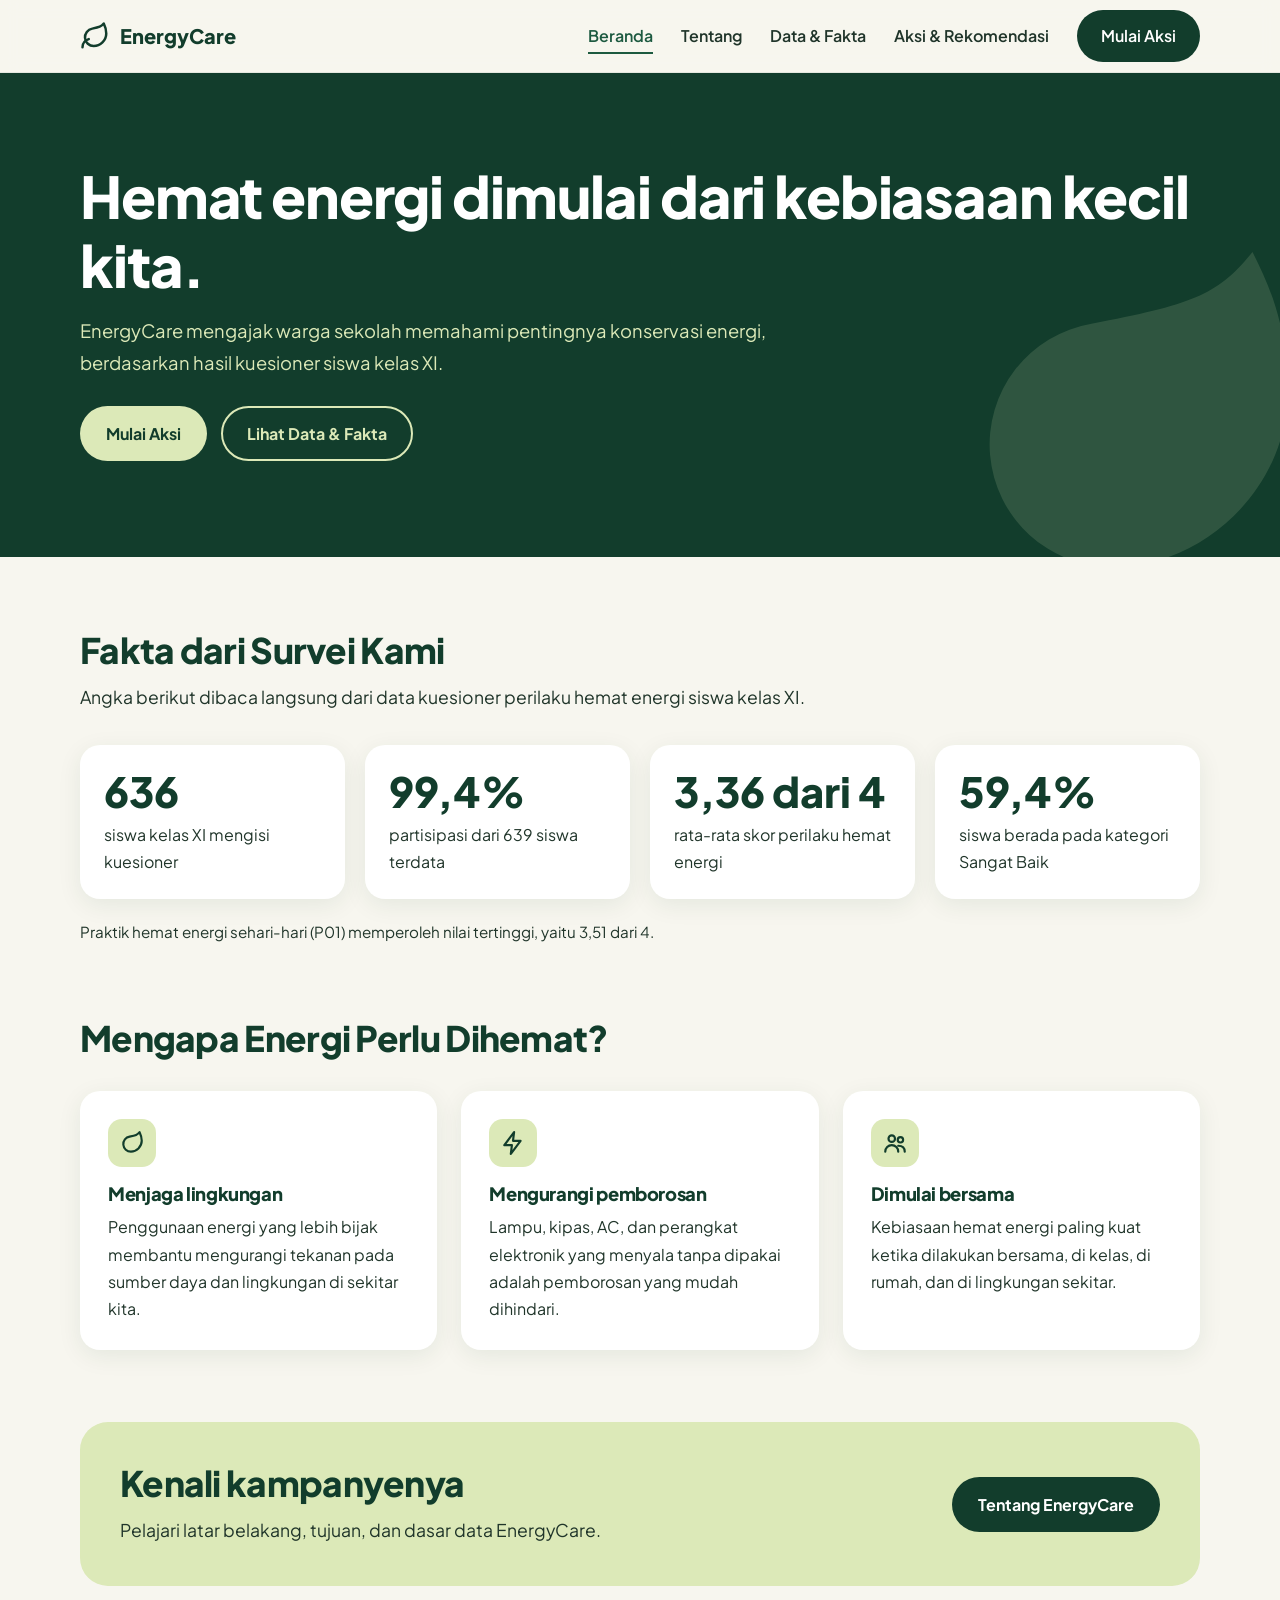
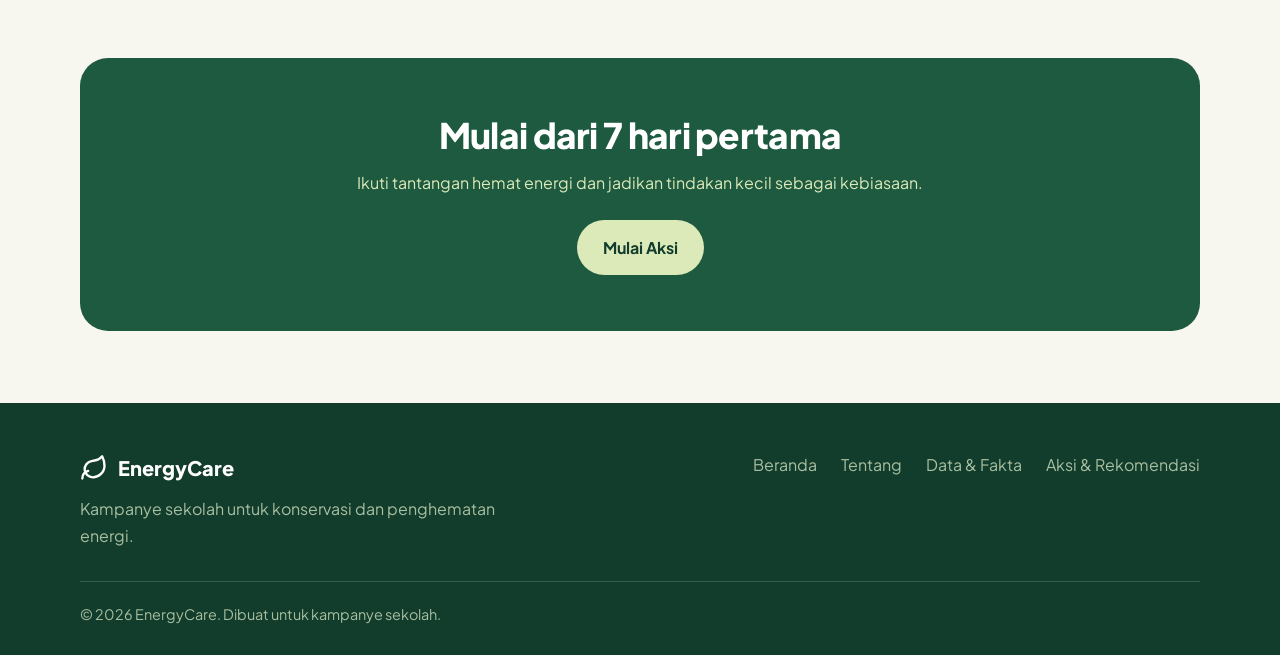
<file: index.html>
<!DOCTYPE html>
<html lang="id">
<head>
  <meta charset="UTF-8">
  <meta name="viewport" content="width=device-width, initial-scale=1">
  <title>EnergyCare | Kampanye Hemat Energi Sekolah</title>
  <meta name="description" content="Kampanye sekolah untuk konservasi dan penghematan energi, berdasarkan hasil kuesioner siswa kelas XI.">
  <link rel="preconnect" href="https://fonts.googleapis.com">
  <link rel="preconnect" href="https://fonts.gstatic.com" crossorigin>
  <link href="https://fonts.googleapis.com/css2?family=Plus+Jakarta+Sans:wght@400;600;700;800&display=swap" rel="stylesheet">
  <link rel="icon" href="data:image/svg+xml,%3Csvg xmlns=%27http://www.w3.org/2000/svg%27 viewBox=%270 0 24 24%27 fill=%27none%27 stroke=%27%23123D2C%27 stroke-width=%272%27 stroke-linecap=%27round%27 stroke-linejoin=%27round%27%3E%3Cpath d=%27M11 20A7 7 0 0 1 9.8 6.1C15.5 5 17 4.5 19 2c1 2 2 4.2 2 8 0 5.5-4.8 10-10 10z%27/%3E%3C/svg%3E">
  <link rel="stylesheet" href="css/style.css">
</head>
<body>
<a class="skip-link" href="#konten">Lewati ke konten</a>

<!-- NAVBAR (sama di semua halaman) -->
<header class="navbar">
  <div class="container nav-inner">
    <a href="index.html" class="logo" aria-label="EnergyCare, ke Beranda">
      <svg width="30" height="30" viewBox="0 0 24 24" fill="none" stroke="currentColor" stroke-width="2" stroke-linecap="round" stroke-linejoin="round" aria-hidden="true"><path d="M11 20A7 7 0 0 1 9.8 6.1C15.5 5 17 4.5 19 2c1 2 2 4.2 2 8 0 5.5-4.8 10-10 10z"/><path d="M2 21c0-3 1.9-5.5 5-6.5"/></svg>
      EnergyCare
    </a>
    <button class="nav-toggle" aria-label="Buka menu" aria-expanded="false">
      <svg width="28" height="28" viewBox="0 0 24 24" fill="none" stroke="currentColor" stroke-width="2" stroke-linecap="round" aria-hidden="true"><path d="M3 6h18M3 12h18M3 18h18"/></svg>
    </button>
    <ul class="nav-menu">
      <li><a href="index.html">Beranda</a></li>
      <li><a href="tentang.html">Tentang</a></li>
      <li><a href="data.html">Data &amp; Fakta</a></li>
      <li><a href="aksi.html">Aksi &amp; Rekomendasi</a></li>
      <li><a href="aksi.html" class="btn btn-primary">Mulai Aksi</a></li>
    </ul>
  </div>
</header>

<main id="konten">
  <section class="hero">
    <svg class="hero-leaf" viewBox="0 0 24 24" fill="#DCE9B8" aria-hidden="true"><path d="M11 20A7 7 0 0 1 9.8 6.1C15.5 5 17 4.5 19 2c1 2 2 4.2 2 8 0 5.5-4.8 10-10 10z"/></svg>
    <div class="container hero-inner">
      <h1>Hemat energi dimulai dari kebiasaan kecil kita.</h1>
      <p>EnergyCare mengajak warga sekolah memahami pentingnya konservasi energi, berdasarkan hasil kuesioner siswa kelas XI.</p>
      <div class="hero-actions">
        <a href="aksi.html" class="btn btn-light">Mulai Aksi</a>
        <a href="data.html" class="btn btn-outline">Lihat Data &amp; Fakta</a>
      </div>
    </div>
  </section>

  <section class="section">
    <div class="container">
      <h2>Fakta dari Survei Kami</h2>
      <p class="lead">Angka berikut dibaca langsung dari data kuesioner perilaku hemat energi siswa kelas XI.</p>
      <div class="stat-grid stat-grid-4" id="beranda-stat"><p>Memuat statistik...</p></div>
      <p class="meta-note" id="beranda-temuan"></p>
    </div>
  </section>

  <section class="section section-flush">
    <div class="container">
      <h2>Mengapa Energi Perlu Dihemat?</h2>
      <div class="grid grid-3">
        <article class="card"><div class="card-icon"><svg width="26" height="26" viewBox="0 0 24 24" fill="none" stroke="currentColor" stroke-width="2" stroke-linecap="round" stroke-linejoin="round" aria-hidden="true"><path d="M11 20A7 7 0 0 1 9.8 6.1C15.5 5 17 4.5 19 2c1 2 2 4.2 2 8 0 5.5-4.8 10-10 10z"/></svg></div><h3>Menjaga lingkungan</h3><p>Penggunaan energi yang lebih bijak membantu mengurangi tekanan pada sumber daya dan lingkungan di sekitar kita.</p></article>
        <article class="card"><div class="card-icon"><svg width="26" height="26" viewBox="0 0 24 24" fill="none" stroke="currentColor" stroke-width="2" stroke-linecap="round" stroke-linejoin="round" aria-hidden="true"><path d="M13 2 4 14h7l-1 8 9-12h-7z"/></svg></div><h3>Mengurangi pemborosan</h3><p>Lampu, kipas, AC, dan perangkat elektronik yang menyala tanpa dipakai adalah pemborosan yang mudah dihindari.</p></article>
        <article class="card"><div class="card-icon"><svg width="26" height="26" viewBox="0 0 24 24" fill="none" stroke="currentColor" stroke-width="2" stroke-linecap="round" stroke-linejoin="round" aria-hidden="true"><circle cx="9" cy="8" r="3"/><circle cx="17" cy="9" r="2.5"/><path d="M3 20c0-3.3 2.7-6 6-6s6 2.7 6 6M15 14.5c3 0 6 1.5 6 5.5"/></svg></div><h3>Dimulai bersama</h3><p>Kebiasaan hemat energi paling kuat ketika dilakukan bersama, di kelas, di rumah, dan di lingkungan sekitar.</p></article>
      </div>
    </div>
  </section>

  <section class="section section-flush">
    <div class="container">
      <div class="highlight">
        <div>
          <h2>Kenali kampanyenya</h2>
          <p class="lead">Pelajari latar belakang, tujuan, dan dasar data EnergyCare.</p>
        </div>
        <a href="tentang.html" class="btn btn-primary">Tentang EnergyCare</a>
      </div>
    </div>
  </section>

  <section class="container">
    <div class="cta">
      <h2>Mulai dari 7 hari pertama</h2>
      <p>Ikuti tantangan hemat energi dan jadikan tindakan kecil sebagai kebiasaan.</p>
      <a href="aksi.html" class="btn btn-light">Mulai Aksi</a>
    </div>
  </section>
</main>

<!-- FOOTER (sama di semua halaman) -->
<footer class="footer">
  <div class="container">
    <div class="footer-top">
      <div>
        <a href="index.html" class="logo">
          <svg width="28" height="28" viewBox="0 0 24 24" fill="none" stroke="currentColor" stroke-width="2" stroke-linecap="round" stroke-linejoin="round" aria-hidden="true"><path d="M11 20A7 7 0 0 1 9.8 6.1C15.5 5 17 4.5 19 2c1 2 2 4.2 2 8 0 5.5-4.8 10-10 10z"/><path d="M2 21c0-3 1.9-5.5 5-6.5"/></svg>
          EnergyCare
        </a>
        <p>Kampanye sekolah untuk konservasi dan penghematan energi.</p>
      </div>
      <ul>
        <li><a href="index.html">Beranda</a></li>
        <li><a href="tentang.html">Tentang</a></li>
        <li><a href="data.html">Data &amp; Fakta</a></li>
        <li><a href="aksi.html">Aksi &amp; Rekomendasi</a></li>
      </ul>
    </div>
    <p class="footer-bottom">&copy; 2026 EnergyCare. Dibuat untuk kampanye sekolah.</p>
  </div>
</footer>

<script src="js/main.js"></script>
</body>
</html>
</file>
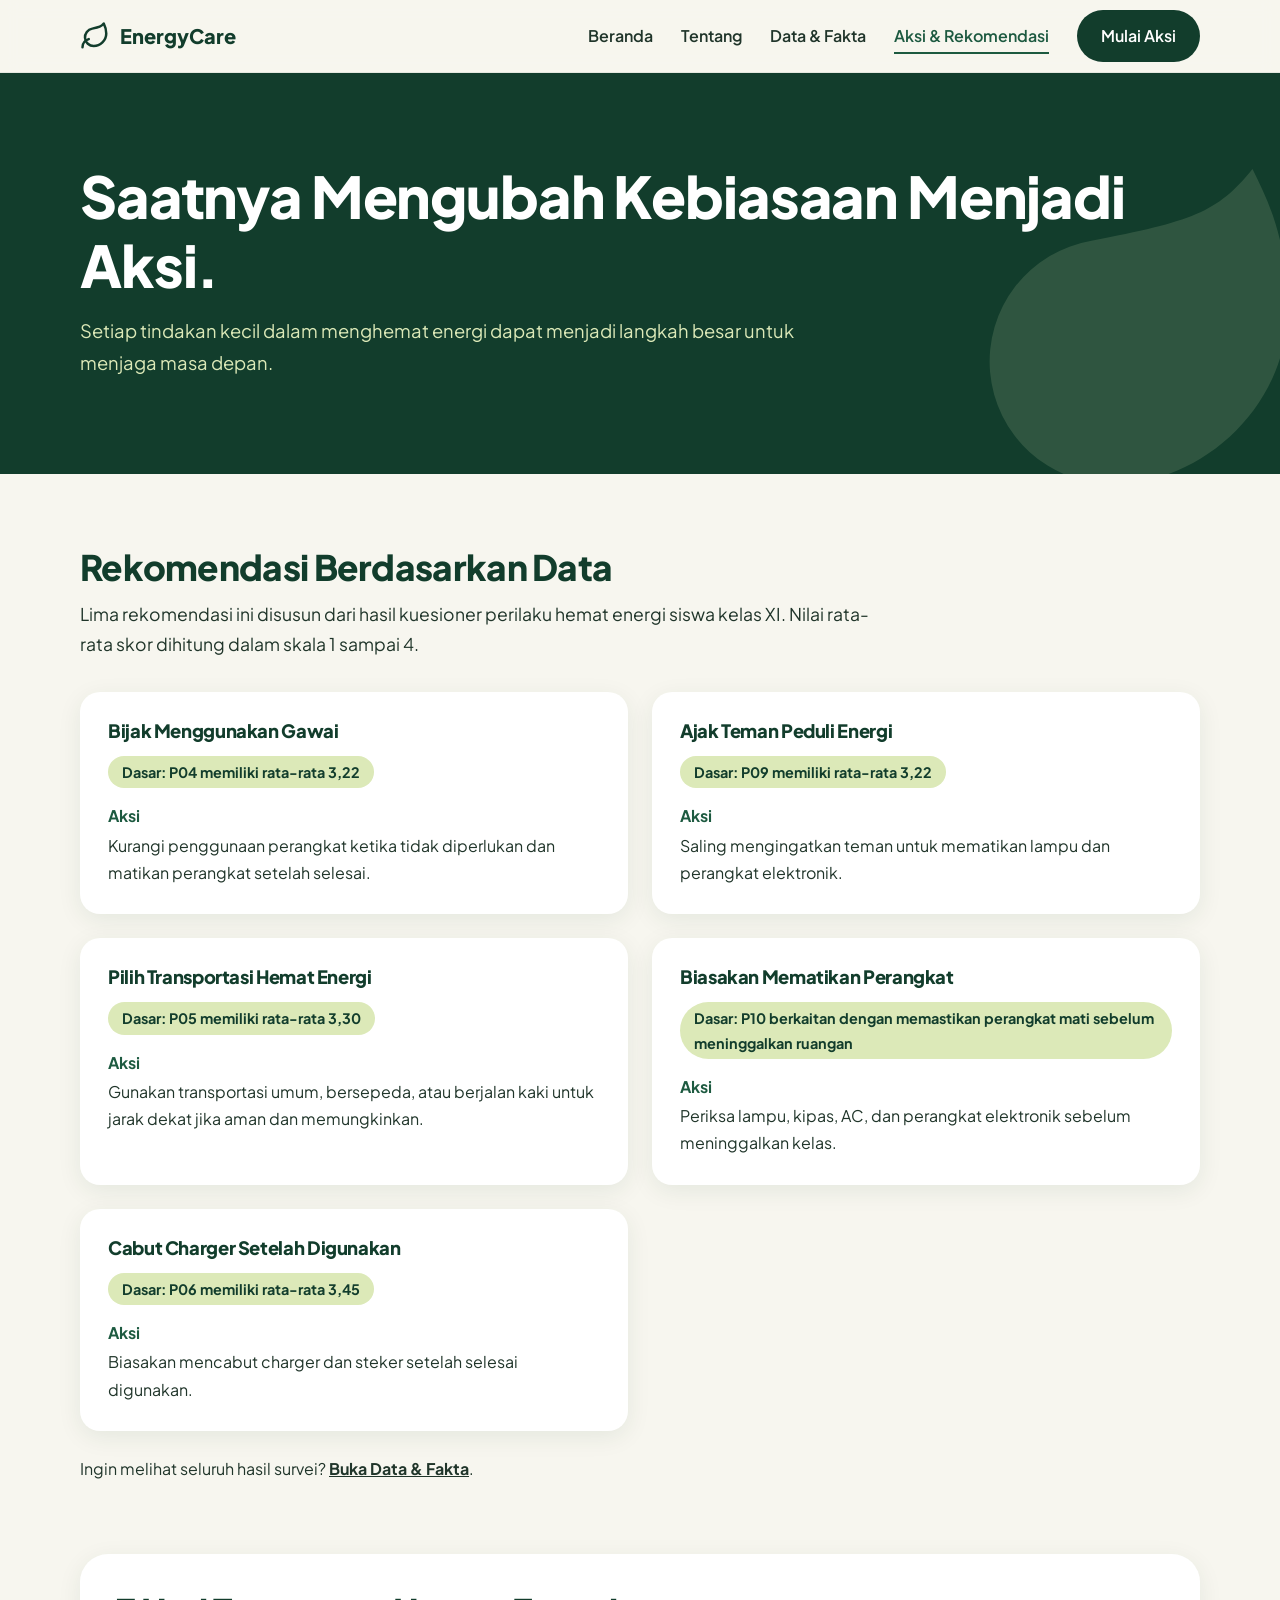
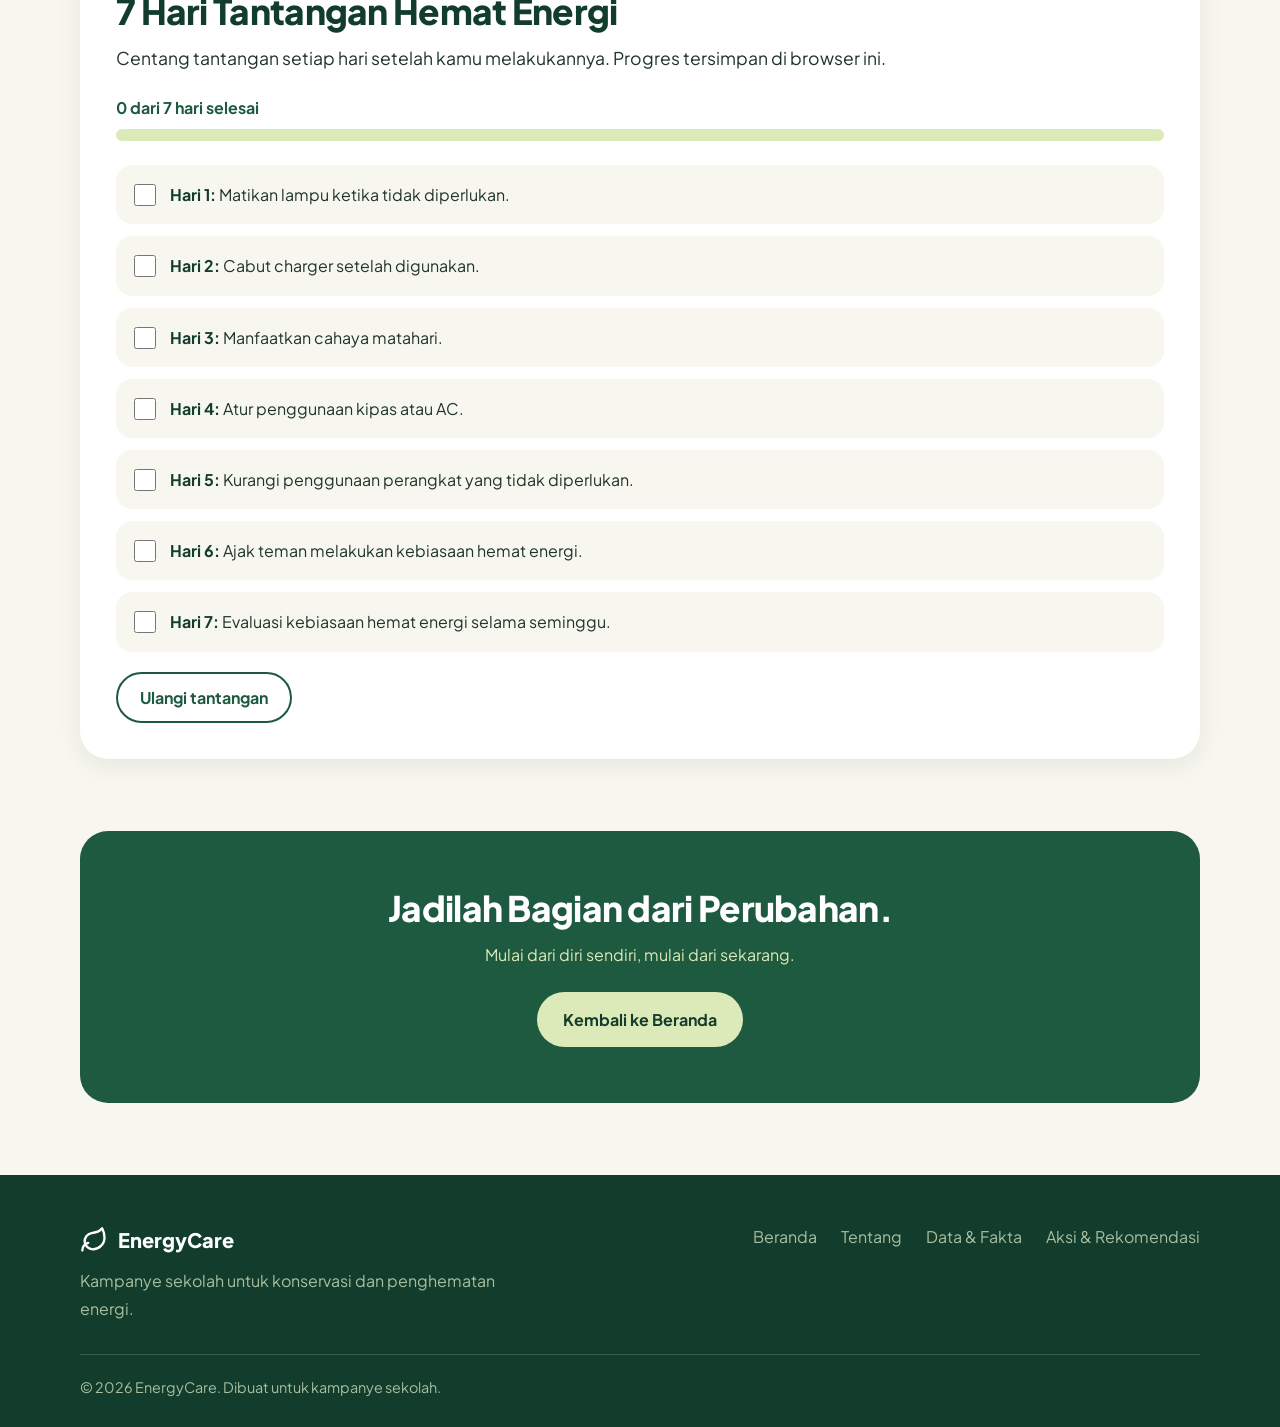
<file: aksi.html>
<!DOCTYPE html>
<html lang="id">
<head>
  <meta charset="UTF-8">
  <meta name="viewport" content="width=device-width, initial-scale=1">
  <title>Aksi & Rekomendasi | EnergyCare</title>
  <meta name="description" content="Rekomendasi aksi hemat energi berdasarkan hasil kuesioner siswa kelas XI dan tantangan 7 hari.">
  <link rel="preconnect" href="https://fonts.googleapis.com">
  <link rel="preconnect" href="https://fonts.gstatic.com" crossorigin>
  <link href="https://fonts.googleapis.com/css2?family=Plus+Jakarta+Sans:wght@400;600;700;800&display=swap" rel="stylesheet">
  <link rel="icon" href="data:image/svg+xml,%3Csvg xmlns=%27http://www.w3.org/2000/svg%27 viewBox=%270 0 24 24%27 fill=%27none%27 stroke=%27%23123D2C%27 stroke-width=%272%27 stroke-linecap=%27round%27 stroke-linejoin=%27round%27%3E%3Cpath d=%27M11 20A7 7 0 0 1 9.8 6.1C15.5 5 17 4.5 19 2c1 2 2 4.2 2 8 0 5.5-4.8 10-10 10z%27/%3E%3C/svg%3E">
  <link rel="stylesheet" href="css/style.css">
</head>
<body>
<a class="skip-link" href="#konten">Lewati ke konten</a>

<!-- NAVBAR (sama di semua halaman) -->
<header class="navbar">
  <div class="container nav-inner">
    <a href="index.html" class="logo" aria-label="EnergyCare, ke Beranda">
      <svg width="30" height="30" viewBox="0 0 24 24" fill="none" stroke="currentColor" stroke-width="2" stroke-linecap="round" stroke-linejoin="round" aria-hidden="true"><path d="M11 20A7 7 0 0 1 9.8 6.1C15.5 5 17 4.5 19 2c1 2 2 4.2 2 8 0 5.5-4.8 10-10 10z"/><path d="M2 21c0-3 1.9-5.5 5-6.5"/></svg>
      EnergyCare
    </a>
    <button class="nav-toggle" aria-label="Buka menu" aria-expanded="false">
      <svg width="28" height="28" viewBox="0 0 24 24" fill="none" stroke="currentColor" stroke-width="2" stroke-linecap="round" aria-hidden="true"><path d="M3 6h18M3 12h18M3 18h18"/></svg>
    </button>
    <ul class="nav-menu">
      <li><a href="index.html">Beranda</a></li>
      <li><a href="tentang.html">Tentang</a></li>
      <li><a href="data.html">Data &amp; Fakta</a></li>
      <li><a href="aksi.html">Aksi &amp; Rekomendasi</a></li>
      <li><a href="aksi.html" class="btn btn-primary">Mulai Aksi</a></li>
    </ul>
  </div>
</header>

<main id="konten">
  <!-- HERO -->
  <section class="hero">
    <svg class="hero-leaf" viewBox="0 0 24 24" fill="#DCE9B8" aria-hidden="true"><path d="M11 20A7 7 0 0 1 9.8 6.1C15.5 5 17 4.5 19 2c1 2 2 4.2 2 8 0 5.5-4.8 10-10 10z"/></svg>
    <div class="container hero-inner">
      <h1>Saatnya Mengubah Kebiasaan Menjadi Aksi.</h1>
      <p>Setiap tindakan kecil dalam menghemat energi dapat menjadi langkah besar untuk menjaga masa depan.</p>
    </div>
  </section>

  <!-- REKOMENDASI BERDASARKAN DATA -->
  <section class="section" id="rekomendasi">
    <div class="container">
      <h2>Rekomendasi Berdasarkan Data</h2>
      <p class="lead">Lima rekomendasi ini disusun dari hasil kuesioner perilaku hemat energi siswa kelas XI. Nilai rata-rata skor dihitung dalam skala 1 sampai 4.</p>
      <div class="grid grid-2">
        <article class="card rec-card">
          <h3>Bijak Menggunakan Gawai</h3>
          <span class="basis">Dasar: P04 memiliki rata-rata 3,22</span>
          <div><p class="aksi-label">Aksi</p><p>Kurangi penggunaan perangkat ketika tidak diperlukan dan matikan perangkat setelah selesai.</p></div>
        </article>
        <article class="card rec-card">
          <h3>Ajak Teman Peduli Energi</h3>
          <span class="basis">Dasar: P09 memiliki rata-rata 3,22</span>
          <div><p class="aksi-label">Aksi</p><p>Saling mengingatkan teman untuk mematikan lampu dan perangkat elektronik.</p></div>
        </article>
        <article class="card rec-card">
          <h3>Pilih Transportasi Hemat Energi</h3>
          <span class="basis">Dasar: P05 memiliki rata-rata 3,30</span>
          <div><p class="aksi-label">Aksi</p><p>Gunakan transportasi umum, bersepeda, atau berjalan kaki untuk jarak dekat jika aman dan memungkinkan.</p></div>
        </article>
        <article class="card rec-card">
          <h3>Biasakan Mematikan Perangkat</h3>
          <span class="basis">Dasar: P10 berkaitan dengan memastikan perangkat mati sebelum meninggalkan ruangan</span>
          <div><p class="aksi-label">Aksi</p><p>Periksa lampu, kipas, AC, dan perangkat elektronik sebelum meninggalkan kelas.</p></div>
        </article>
        <article class="card rec-card">
          <h3>Cabut Charger Setelah Digunakan</h3>
          <span class="basis">Dasar: P06 memiliki rata-rata 3,45</span>
          <div><p class="aksi-label">Aksi</p><p>Biasakan mencabut charger dan steker setelah selesai digunakan.</p></div>
        </article>
      </div>
      <p style="margin-top:24px">Ingin melihat seluruh hasil survei? <a href="data.html"><strong>Buka Data &amp; Fakta</strong></a>.</p>
    </div>
  </section>

  <!-- TANTANGAN 7 HARI -->
  <section class="section section-flush" id="tantangan">
    <div class="container">
      <div class="challenge">
        <h2>7 Hari Tantangan Hemat Energi</h2>
        <p class="lead">Centang tantangan setiap hari setelah kamu melakukannya. Progres tersimpan di browser ini.</p>
        <div class="progress-wrap">
          <div class="progress-text"><span id="progress-text">0 dari 7 hari selesai</span></div>
          <div class="progress-bar" id="progress-bar" role="progressbar" aria-label="Progres tantangan" aria-valuemin="0" aria-valuemax="7" aria-valuenow="0"><div class="progress-fill" id="progress-fill"></div></div>
        </div>
        <ul class="check-list">
        <li class="challenge-item"><label for="hari-1"><input type="checkbox" id="hari-1"><span><strong>Hari 1:</strong> Matikan lampu ketika tidak diperlukan.</span></label></li>
        <li class="challenge-item"><label for="hari-2"><input type="checkbox" id="hari-2"><span><strong>Hari 2:</strong> Cabut charger setelah digunakan.</span></label></li>
        <li class="challenge-item"><label for="hari-3"><input type="checkbox" id="hari-3"><span><strong>Hari 3:</strong> Manfaatkan cahaya matahari.</span></label></li>
        <li class="challenge-item"><label for="hari-4"><input type="checkbox" id="hari-4"><span><strong>Hari 4:</strong> Atur penggunaan kipas atau AC.</span></label></li>
        <li class="challenge-item"><label for="hari-5"><input type="checkbox" id="hari-5"><span><strong>Hari 5:</strong> Kurangi penggunaan perangkat yang tidak diperlukan.</span></label></li>
        <li class="challenge-item"><label for="hari-6"><input type="checkbox" id="hari-6"><span><strong>Hari 6:</strong> Ajak teman melakukan kebiasaan hemat energi.</span></label></li>
        <li class="challenge-item"><label for="hari-7"><input type="checkbox" id="hari-7"><span><strong>Hari 7:</strong> Evaluasi kebiasaan hemat energi selama seminggu.</span></label></li>
        </ul>
        <p class="challenge-done" id="challenge-done" role="status">Selamat, kamu menyelesaikan 7 hari tantangan hemat energi!</p>
        <button type="button" class="btn-reset" id="btn-reset">Ulangi tantangan</button>
      </div>
    </div>
  </section>

  <!-- CTA -->
  <section class="container">
    <div class="cta">
      <h2>Jadilah Bagian dari Perubahan.</h2>
      <p>Mulai dari diri sendiri, mulai dari sekarang.</p>
      <a href="index.html" class="btn btn-light">Kembali ke Beranda</a>
    </div>
  </section>
</main>

<!-- FOOTER (sama di semua halaman) -->
<footer class="footer">
  <div class="container">
    <div class="footer-top">
      <div>
        <a href="index.html" class="logo">
          <svg width="28" height="28" viewBox="0 0 24 24" fill="none" stroke="currentColor" stroke-width="2" stroke-linecap="round" stroke-linejoin="round" aria-hidden="true"><path d="M11 20A7 7 0 0 1 9.8 6.1C15.5 5 17 4.5 19 2c1 2 2 4.2 2 8 0 5.5-4.8 10-10 10z"/><path d="M2 21c0-3 1.9-5.5 5-6.5"/></svg>
          EnergyCare
        </a>
        <p>Kampanye sekolah untuk konservasi dan penghematan energi.</p>
      </div>
      <ul>
        <li><a href="index.html">Beranda</a></li>
        <li><a href="tentang.html">Tentang</a></li>
        <li><a href="data.html">Data &amp; Fakta</a></li>
        <li><a href="aksi.html">Aksi &amp; Rekomendasi</a></li>
      </ul>
    </div>
    <p class="footer-bottom">&copy; 2026 EnergyCare. Dibuat untuk kampanye sekolah.</p>
  </div>
</footer>

<script src="js/main.js"></script>
</body>
</html>
</file>
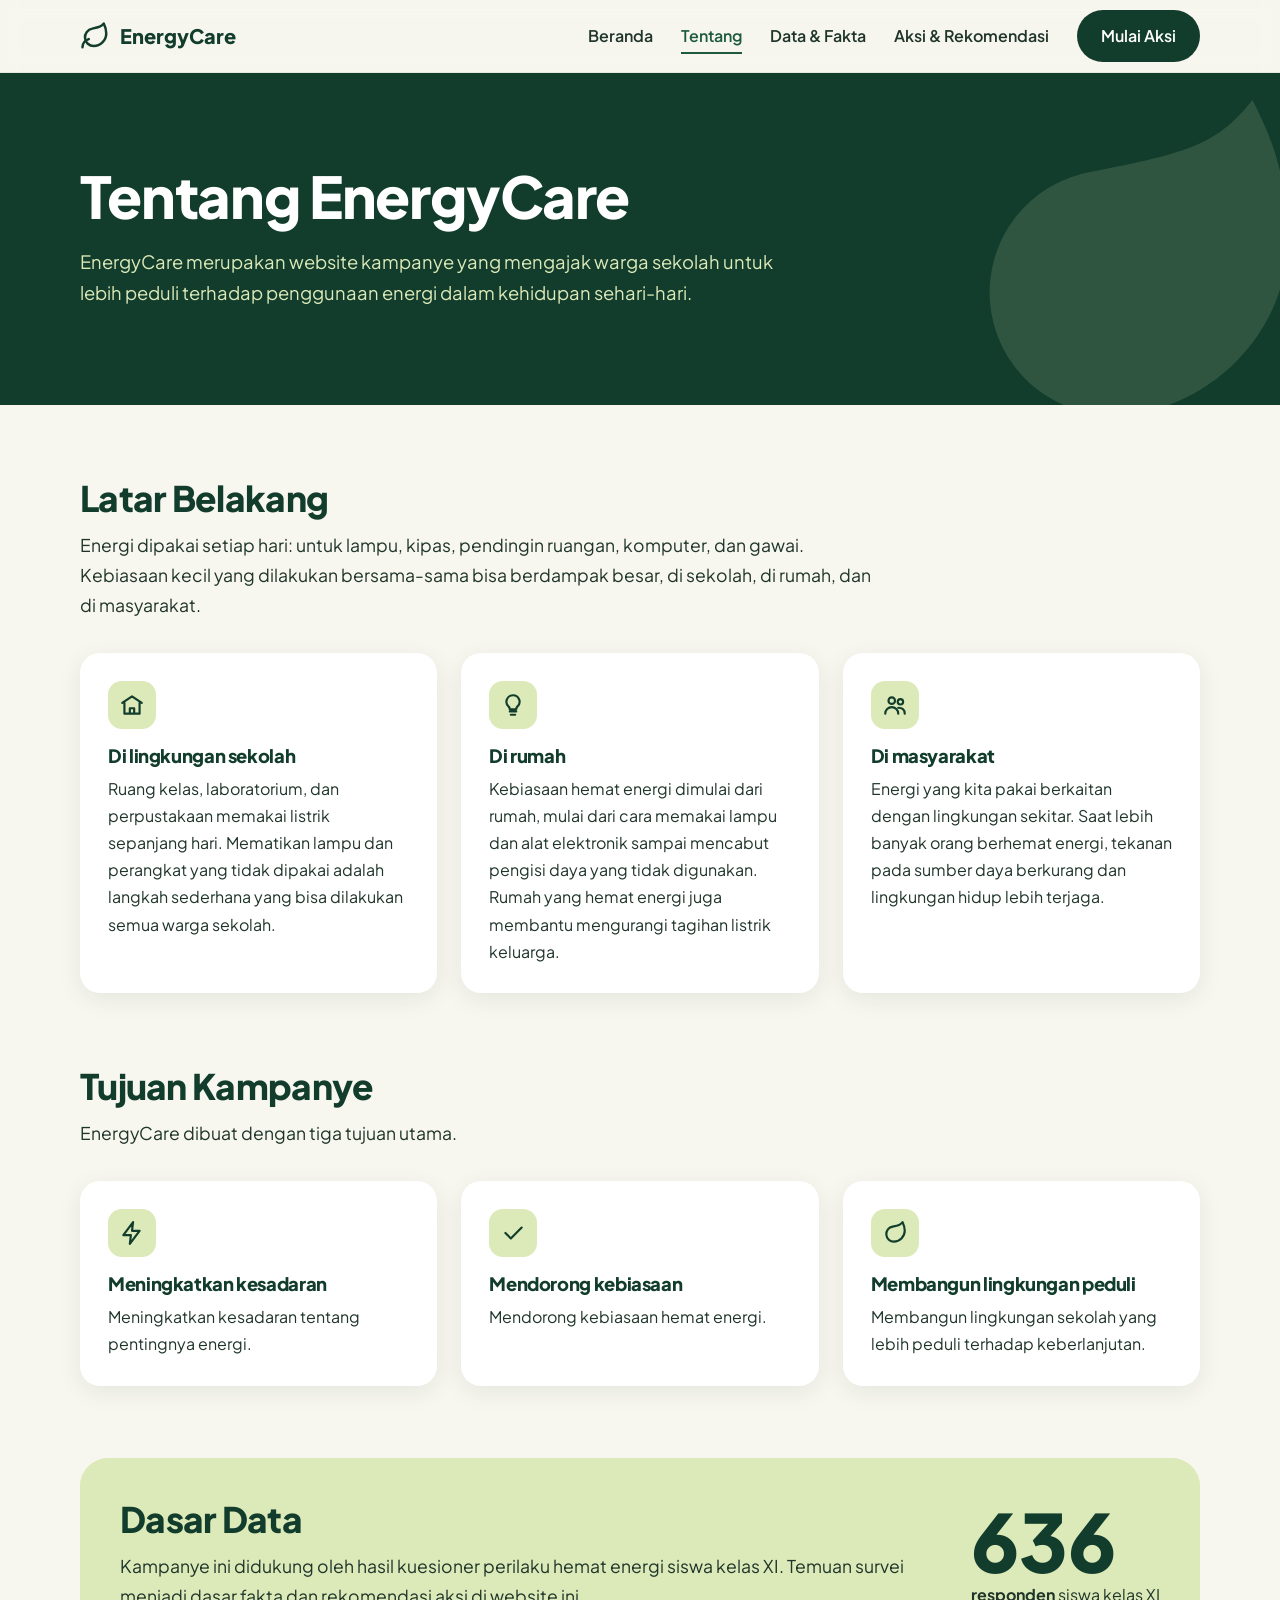
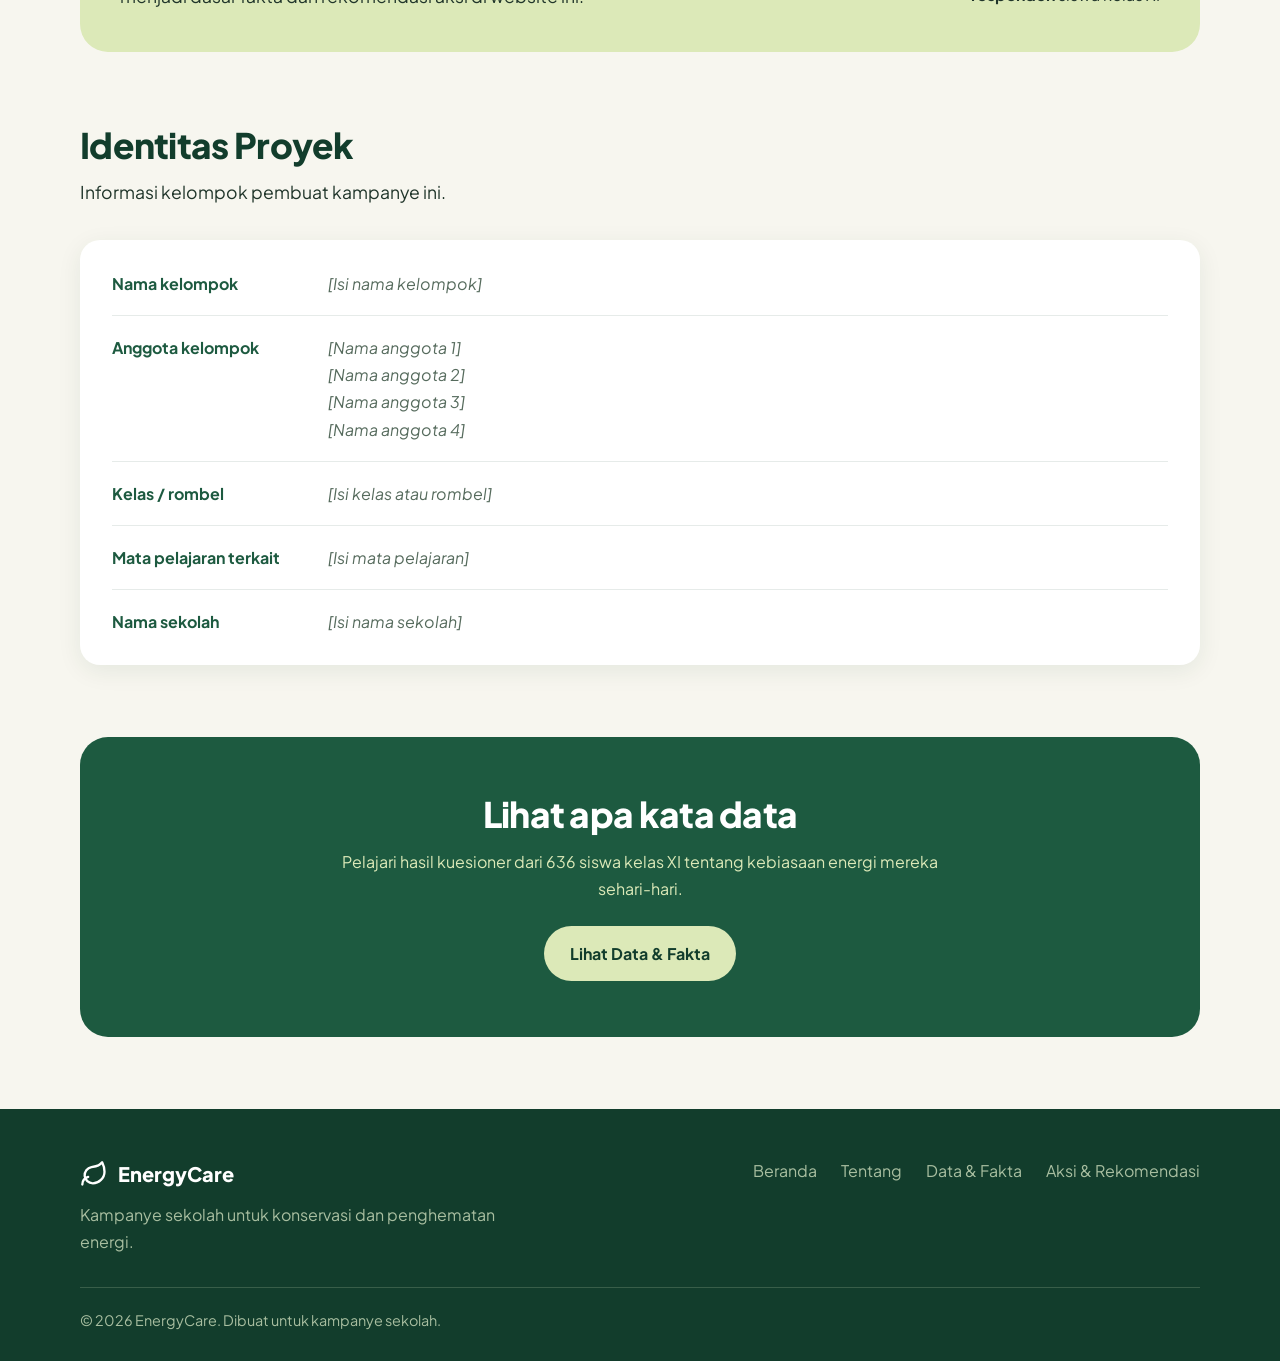
<file: tentang.html>
<!DOCTYPE html>
<html lang="id">
<head>
  <meta charset="UTF-8">
  <meta name="viewport" content="width=device-width, initial-scale=1">
  <title>Tentang | EnergyCare</title>
  <meta name="description" content="EnergyCare adalah website kampanye yang mengajak warga sekolah lebih peduli terhadap penggunaan energi.">
  <link rel="preconnect" href="https://fonts.googleapis.com">
  <link rel="preconnect" href="https://fonts.gstatic.com" crossorigin>
  <link href="https://fonts.googleapis.com/css2?family=Plus+Jakarta+Sans:wght@400;600;700;800&display=swap" rel="stylesheet">
  <link rel="icon" href="data:image/svg+xml,%3Csvg xmlns=%27http://www.w3.org/2000/svg%27 viewBox=%270 0 24 24%27 fill=%27none%27 stroke=%27%23123D2C%27 stroke-width=%272%27 stroke-linecap=%27round%27 stroke-linejoin=%27round%27%3E%3Cpath d=%27M11 20A7 7 0 0 1 9.8 6.1C15.5 5 17 4.5 19 2c1 2 2 4.2 2 8 0 5.5-4.8 10-10 10z%27/%3E%3C/svg%3E">
  <link rel="stylesheet" href="css/style.css">
</head>
<body>
<a class="skip-link" href="#konten">Lewati ke konten</a>

<!-- NAVBAR (sama di semua halaman) -->
<header class="navbar">
  <div class="container nav-inner">
    <a href="index.html" class="logo" aria-label="EnergyCare, ke Beranda">
      <svg width="30" height="30" viewBox="0 0 24 24" fill="none" stroke="currentColor" stroke-width="2" stroke-linecap="round" stroke-linejoin="round" aria-hidden="true"><path d="M11 20A7 7 0 0 1 9.8 6.1C15.5 5 17 4.5 19 2c1 2 2 4.2 2 8 0 5.5-4.8 10-10 10z"/><path d="M2 21c0-3 1.9-5.5 5-6.5"/></svg>
      EnergyCare
    </a>
    <button class="nav-toggle" aria-label="Buka menu" aria-expanded="false">
      <svg width="28" height="28" viewBox="0 0 24 24" fill="none" stroke="currentColor" stroke-width="2" stroke-linecap="round" aria-hidden="true"><path d="M3 6h18M3 12h18M3 18h18"/></svg>
    </button>
    <ul class="nav-menu">
      <li><a href="index.html">Beranda</a></li>
      <li><a href="tentang.html">Tentang</a></li>
      <li><a href="data.html">Data &amp; Fakta</a></li>
      <li><a href="aksi.html">Aksi &amp; Rekomendasi</a></li>
      <li><a href="aksi.html" class="btn btn-primary">Mulai Aksi</a></li>
    </ul>
  </div>
</header>

<main id="konten">
  <!-- HERO -->
  <section class="hero">
    <svg class="hero-leaf" viewBox="0 0 24 24" fill="#DCE9B8" aria-hidden="true"><path d="M11 20A7 7 0 0 1 9.8 6.1C15.5 5 17 4.5 19 2c1 2 2 4.2 2 8 0 5.5-4.8 10-10 10z"/></svg>
    <div class="container hero-inner">
      <h1>Tentang EnergyCare</h1>
      <p>EnergyCare merupakan website kampanye yang mengajak warga sekolah untuk lebih peduli terhadap penggunaan energi dalam kehidupan sehari-hari.</p>
    </div>
  </section>

  <!-- LATAR BELAKANG -->
  <section class="section">
    <div class="container">
      <h2>Latar Belakang</h2>
      <p class="lead">Energi dipakai setiap hari: untuk lampu, kipas, pendingin ruangan, komputer, dan gawai. Kebiasaan kecil yang dilakukan bersama-sama bisa berdampak besar, di sekolah, di rumah, dan di masyarakat.</p>
      <div class="grid grid-3">
        <article class="card">
          <div class="card-icon"><svg width="26" height="26" viewBox="0 0 24 24" fill="none" stroke="currentColor" stroke-width="2" stroke-linecap="round" stroke-linejoin="round" aria-hidden="true"><path d="M3 10 12 4l9 6M5 10v10h14V10M10 20v-5h4v5"/></svg></div>
          <h3>Di lingkungan sekolah</h3>
          <p>Ruang kelas, laboratorium, dan perpustakaan memakai listrik sepanjang hari. Mematikan lampu dan perangkat yang tidak dipakai adalah langkah sederhana yang bisa dilakukan semua warga sekolah.</p>
        </article>
        <article class="card">
          <div class="card-icon"><svg width="26" height="26" viewBox="0 0 24 24" fill="none" stroke="currentColor" stroke-width="2" stroke-linecap="round" stroke-linejoin="round" aria-hidden="true"><path d="M9 18h6M10 21h4M12 3a6 6 0 0 0-4 10.5c.8.8 1 1.5 1 2.5h6c0-1 .2-1.7 1-2.5A6 6 0 0 0 12 3z"/></svg></div>
          <h3>Di rumah</h3>
          <p>Kebiasaan hemat energi dimulai dari rumah, mulai dari cara memakai lampu dan alat elektronik sampai mencabut pengisi daya yang tidak digunakan. Rumah yang hemat energi juga membantu mengurangi tagihan listrik keluarga.</p>
        </article>
        <article class="card">
          <div class="card-icon"><svg width="26" height="26" viewBox="0 0 24 24" fill="none" stroke="currentColor" stroke-width="2" stroke-linecap="round" stroke-linejoin="round" aria-hidden="true"><circle cx="9" cy="8" r="3"/><circle cx="17" cy="9" r="2.5"/><path d="M3 20c0-3.3 2.7-6 6-6s6 2.7 6 6M15 14.5c3 0 6 1.5 6 5.5"/></svg></div>
          <h3>Di masyarakat</h3>
          <p>Energi yang kita pakai berkaitan dengan lingkungan sekitar. Saat lebih banyak orang berhemat energi, tekanan pada sumber daya berkurang dan lingkungan hidup lebih terjaga.</p>
        </article>
      </div>
    </div>
  </section>

  <!-- TUJUAN KAMPANYE -->
  <section class="section section-flush">
    <div class="container">
      <h2>Tujuan Kampanye</h2>
      <p class="lead">EnergyCare dibuat dengan tiga tujuan utama.</p>
      <div class="grid grid-3">
        <article class="card">
          <div class="card-icon"><svg width="26" height="26" viewBox="0 0 24 24" fill="none" stroke="currentColor" stroke-width="2" stroke-linecap="round" stroke-linejoin="round" aria-hidden="true"><path d="M13 2 4 14h7l-1 8 9-12h-7z"/></svg></div>
          <h3>Meningkatkan kesadaran</h3>
          <p>Meningkatkan kesadaran tentang pentingnya energi.</p>
        </article>
        <article class="card">
          <div class="card-icon"><svg width="26" height="26" viewBox="0 0 24 24" fill="none" stroke="currentColor" stroke-width="2" stroke-linecap="round" stroke-linejoin="round" aria-hidden="true"><path d="M5 12l5 5L20 7"/></svg></div>
          <h3>Mendorong kebiasaan</h3>
          <p>Mendorong kebiasaan hemat energi.</p>
        </article>
        <article class="card">
          <div class="card-icon"><svg width="26" height="26" viewBox="0 0 24 24" fill="none" stroke="currentColor" stroke-width="2" stroke-linecap="round" stroke-linejoin="round" aria-hidden="true"><path d="M11 20A7 7 0 0 1 9.8 6.1C15.5 5 17 4.5 19 2c1 2 2 4.2 2 8 0 5.5-4.8 10-10 10z"/></svg></div>
          <h3>Membangun lingkungan peduli</h3>
          <p>Membangun lingkungan sekolah yang lebih peduli terhadap keberlanjutan.</p>
        </article>
      </div>
    </div>
  </section>

  <!-- DASAR DATA -->
  <section class="section section-flush">
    <div class="container">
      <div class="highlight">
        <div>
          <h2>Dasar Data</h2>
          <p class="lead">Kampanye ini didukung oleh hasil kuesioner perilaku hemat energi siswa kelas XI. Temuan survei menjadi dasar fakta dan rekomendasi aksi di website ini.</p>
        </div>
        <div>
          <p class="big">636</p>
          <p><strong>responden</strong> siswa kelas XI</p>
        </div>
      </div>
    </div>
  </section>

  <!-- IDENTITAS PROYEK -->
  <section class="section section-flush">
    <div class="container">
      <h2>Identitas Proyek</h2>
      <p class="lead">Informasi kelompok pembuat kampanye ini.</p>

      <!-- CARA MENGEDIT: ganti teks <span class="placeholder">[...]</span> di bawah dengan data asli.
           Untuk menambah anggota, salin satu baris <li> lalu tempel di bawahnya. -->
      <dl class="identity">
        <div class="identity-row">
          <dt>Nama kelompok</dt>
          <dd><span class="placeholder">[Isi nama kelompok]</span></dd>
        </div>
        <div class="identity-row">
          <dt>Anggota kelompok</dt>
          <dd>
            <ul>
              <li><span class="placeholder">[Nama anggota 1]</span></li>
              <li><span class="placeholder">[Nama anggota 2]</span></li>
              <li><span class="placeholder">[Nama anggota 3]</span></li>
              <li><span class="placeholder">[Nama anggota 4]</span></li>
            </ul>
          </dd>
        </div>
        <div class="identity-row">
          <dt>Kelas / rombel</dt>
          <dd><span class="placeholder">[Isi kelas atau rombel]</span></dd>
        </div>
        <div class="identity-row">
          <dt>Mata pelajaran terkait</dt>
          <dd><span class="placeholder">[Isi mata pelajaran]</span></dd>
        </div>
        <div class="identity-row">
          <dt>Nama sekolah</dt>
          <dd><span class="placeholder">[Isi nama sekolah]</span></dd>
        </div>
      </dl>
    </div>
  </section>

  <!-- CTA -->
  <section class="container">
    <div class="cta">
      <h2>Lihat apa kata data</h2>
      <p>Pelajari hasil kuesioner dari 636 siswa kelas XI tentang kebiasaan energi mereka sehari-hari.</p>
      <a href="data.html" class="btn btn-light">Lihat Data &amp; Fakta</a>
    </div>
  </section>
</main>

<!-- FOOTER (sama di semua halaman) -->
<footer class="footer">
  <div class="container">
    <div class="footer-top">
      <div>
        <a href="index.html" class="logo">
          <svg width="28" height="28" viewBox="0 0 24 24" fill="none" stroke="currentColor" stroke-width="2" stroke-linecap="round" stroke-linejoin="round" aria-hidden="true"><path d="M11 20A7 7 0 0 1 9.8 6.1C15.5 5 17 4.5 19 2c1 2 2 4.2 2 8 0 5.5-4.8 10-10 10z"/><path d="M2 21c0-3 1.9-5.5 5-6.5"/></svg>
          EnergyCare
        </a>
        <p>Kampanye sekolah untuk konservasi dan penghematan energi.</p>
      </div>
      <ul>
        <li><a href="index.html">Beranda</a></li>
        <li><a href="tentang.html">Tentang</a></li>
        <li><a href="data.html">Data &amp; Fakta</a></li>
        <li><a href="aksi.html">Aksi &amp; Rekomendasi</a></li>
      </ul>
    </div>
    <p class="footer-bottom">&copy; 2026 EnergyCare. Dibuat untuk kampanye sekolah.</p>
  </div>
</footer>

<script src="js/main.js"></script>
</body>
</html>
</file>
<file: css/style.css>
/* EnergyCare - gaya bersama untuk semua halaman */
:root{
  --forest:#123D2C; --deep:#1D5A40; --sage:#A8BEA0; --lime:#DCE9B8;
  --cream:#F7F6EF; --white:#FFFFFF; --text:#20352A;
  --radius:20px; --shadow:0 6px 24px rgba(18,61,44,.08);
  --font:'Plus Jakarta Sans','Inter',system-ui,sans-serif;
}
*{box-sizing:border-box;margin:0;padding:0}
html{scroll-behavior:smooth}
body{font-family:var(--font);background:var(--cream);color:var(--text);line-height:1.7;font-size:1rem}
img,svg{max-width:100%;display:block}
a{color:inherit}
:focus-visible{outline:3px solid var(--deep);outline-offset:3px;border-radius:6px}
.container{width:min(1120px,92%);margin-inline:auto}
.section{padding:72px 0}
.section-flush{padding-top:0}
.skip-link{position:absolute;left:12px;top:-60px;background:var(--forest);color:var(--white);padding:10px 18px;border-radius:999px;z-index:100;text-decoration:none;font-weight:700}
.skip-link:focus{top:12px}
h1,h2,h3{font-weight:800;line-height:1.2;color:var(--forest);letter-spacing:-.02em}
h1{font-size:clamp(2.2rem,5vw,3.6rem)}
h2{font-size:clamp(1.6rem,3vw,2.2rem);margin-bottom:12px}
h3{font-size:1.15rem;margin-bottom:8px}
.lead{max-width:62ch;font-size:1.1rem}

/* Tombol */
.btn{display:inline-block;padding:12px 24px;border-radius:999px;font-weight:700;text-decoration:none;border:2px solid transparent;transition:transform .2s,background .2s}
.btn:hover{transform:translateY(-2px)}
.btn-primary{background:var(--forest);color:var(--white)}
.btn-primary:hover{background:var(--deep)}
.btn-light{background:var(--lime);color:var(--forest)}
.btn-light:hover{background:var(--white)}

/* Navbar */
.navbar{position:sticky;top:0;z-index:50;background:rgba(247,246,239,.94);backdrop-filter:blur(8px);border-bottom:1px solid rgba(18,61,44,.08)}
.nav-inner{display:flex;align-items:center;justify-content:space-between;height:72px}
.logo{display:flex;align-items:center;gap:10px;font-weight:800;font-size:1.25rem;color:var(--forest);text-decoration:none}
.nav-menu{display:flex;align-items:center;gap:28px;list-style:none}
.nav-menu a{text-decoration:none;font-weight:600;padding:6px 0;border-bottom:2px solid transparent}
.nav-menu a:hover,.nav-menu a.active{border-color:var(--deep);color:var(--deep)}
.nav-menu a.btn{border-bottom:2px solid transparent;padding:10px 22px;color:var(--white)}
.nav-menu a.btn:hover{color:var(--white)}
.nav-toggle{display:none;background:none;border:0;cursor:pointer;padding:8px;color:var(--forest)}

/* Hero */
.hero{background:var(--forest);color:var(--white);padding:88px 0 96px;position:relative;overflow:hidden}
.hero h1{color:var(--white);margin-bottom:16px}
.hero p{max-width:56ch;font-size:1.15rem;color:var(--lime)}
.hero-leaf{position:absolute;right:-60px;bottom:-80px;width:420px;opacity:.14;pointer-events:none}
.hero-inner{position:relative;animation:masuk .8s ease both}
@keyframes masuk{from{opacity:0;transform:translateY(18px)}to{opacity:1;transform:none}}

/* Kartu */
.grid{display:grid;gap:24px;margin-top:32px}
.grid-3{grid-template-columns:repeat(3,1fr)}
.card{background:var(--white);border-radius:var(--radius);padding:28px;box-shadow:var(--shadow)}
.card-icon{width:48px;height:48px;border-radius:14px;background:var(--lime);color:var(--forest);display:grid;place-items:center;margin-bottom:16px}

/* Blok sorotan */
.highlight{background:var(--lime);border-radius:28px;padding:40px;display:flex;gap:40px;align-items:center;justify-content:space-between;flex-wrap:wrap}
.highlight .big{font-size:clamp(3rem,8vw,5rem);font-weight:800;color:var(--forest);line-height:1}

/* Identitas proyek */
.identity{background:var(--white);border-radius:var(--radius);box-shadow:var(--shadow);padding:12px 32px;margin-top:32px}
.identity-row{display:grid;grid-template-columns:200px 1fr;gap:16px;padding:18px 0;border-bottom:1px solid rgba(18,61,44,.1)}
.identity-row:last-child{border-bottom:0}
.identity dt{font-weight:700;color:var(--deep)}
.identity ul{list-style:none}
.placeholder{color:#566b5d;font-style:italic}

/* CTA */
.cta{background:var(--deep);color:var(--white);border-radius:28px;padding:56px 32px;text-align:center}
.cta h2{color:var(--white)}
.cta p{color:var(--lime);margin:0 auto 24px;max-width:52ch}

/* Footer */
.footer{background:var(--forest);color:var(--sage);padding:48px 0 28px;margin-top:72px}
.footer-top{display:flex;justify-content:space-between;gap:32px;flex-wrap:wrap}
.footer .logo{color:var(--white)}
.footer-top p{max-width:36ch;margin-top:10px}
.footer ul{list-style:none;display:flex;gap:24px;flex-wrap:wrap}
.footer a{text-decoration:none}
.footer a:hover{color:var(--white)}
.footer-bottom{margin-top:32px;padding-top:20px;border-top:1px solid rgba(168,190,160,.25);font-size:.9rem}

@media(max-width:860px){
  .grid-3{grid-template-columns:1fr}
  .nav-toggle{display:block}
  .nav-menu{position:absolute;top:72px;left:0;right:0;background:var(--cream);flex-direction:column;align-items:stretch;gap:0;padding:8px 4%;border-bottom:1px solid rgba(18,61,44,.1);display:none}
  .nav-menu.open{display:flex}
  .nav-menu li{padding:10px 0}
  .nav-menu a.btn{display:block;text-align:center}
  .identity-row{grid-template-columns:1fr;gap:4px}
  .section{padding:56px 0}
  .section-flush{padding-top:0}
}
@media(prefers-reduced-motion:reduce){*{animation:none!important;transition:none!important;scroll-behavior:auto}}

/* Halaman Aksi: rekomendasi */
.grid-2{grid-template-columns:repeat(2,1fr)}
.rec-card{display:flex;flex-direction:column;gap:14px}
.rec-card h3{margin-bottom:0}
.basis{display:inline-block;align-self:flex-start;background:var(--lime);color:var(--forest);font-weight:700;font-size:.9rem;padding:4px 14px;border-radius:999px}
.rec-card .aksi-label{font-weight:700;color:var(--deep);margin-bottom:2px}

/* Tantangan 7 hari */
.challenge{background:var(--white);border-radius:28px;box-shadow:var(--shadow);padding:36px}
.progress-wrap{margin:20px 0 24px}
.progress-text{display:flex;justify-content:space-between;font-weight:700;color:var(--deep);margin-bottom:8px}
.progress-bar{height:12px;background:var(--lime);border-radius:999px;overflow:hidden}
.progress-fill{height:100%;width:0;background:var(--deep);border-radius:999px;transition:width .4s ease}
.check-list{list-style:none;display:grid;gap:12px}
.challenge-item label{display:flex;gap:14px;align-items:flex-start;padding:16px 18px;border-radius:16px;background:var(--cream);cursor:pointer;transition:background .2s}
.challenge-item label:hover{background:var(--lime)}
.challenge-item input{width:22px;height:22px;margin-top:3px;accent-color:var(--deep);flex-shrink:0;cursor:pointer}
.challenge-item strong{color:var(--forest)}
.challenge-item input:checked + span{opacity:.65;text-decoration:line-through}
.challenge-done{display:none;margin-top:20px;padding:16px 20px;border-radius:16px;background:var(--lime);color:var(--forest);font-weight:700}
.challenge-done.show{display:block}
.btn-reset{margin-top:20px;background:transparent;border:2px solid var(--deep);color:var(--deep);font:inherit;font-weight:700;padding:10px 22px;border-radius:999px;cursor:pointer}
.btn-reset:hover{background:var(--deep);color:var(--white)}
@media(max-width:860px){.grid-2{grid-template-columns:1fr}.challenge{padding:24px 18px}}

/* Halaman Data & Fakta */
.stat-grid{display:grid;grid-template-columns:repeat(3,1fr);gap:20px;margin-top:32px}
.stat{background:var(--white);border-radius:var(--radius);box-shadow:var(--shadow);padding:24px}
.stat-value{font-size:clamp(1.9rem,3.4vw,2.6rem);font-weight:800;color:var(--forest);line-height:1.1}
.stat-unit{font-size:1rem;font-weight:700;color:var(--deep)}
.stat-label{margin-top:6px;color:var(--text)}
.meta-note{margin-top:20px;font-size:.95rem}
.chart-card{background:var(--white);border-radius:28px;box-shadow:var(--shadow);padding:32px;margin-top:32px}
.chart-box{position:relative;height:340px}
.chart-box.tall{height:440px}
.chart-split{display:grid;grid-template-columns:1.4fr 1fr;gap:32px;align-items:start}
.indicator-list{list-style:none;display:grid;gap:10px;font-size:.95rem}
.indicator-list li{display:grid;grid-template-columns:auto 1fr auto;gap:10px;align-items:baseline;padding-bottom:10px;border-bottom:1px solid rgba(18,61,44,.1)}
.indicator-list li:last-child{border-bottom:0}
.indicator-list .kode{font-weight:800;color:var(--deep)}
.indicator-list .nilai{font-weight:700;color:var(--forest)}
.legend-note{display:flex;flex-wrap:wrap;gap:16px;margin-top:16px;font-size:.9rem}
.legend-note span::before{content:"";display:inline-block;width:14px;height:14px;border-radius:4px;margin-right:8px;vertical-align:-2px;background:var(--c)}
.finding-title{margin:40px 0 4px}
.finding{display:flex;flex-direction:column;gap:6px}
.finding .kode{align-self:flex-start;background:var(--lime);color:var(--forest);font-weight:800;padding:2px 14px;border-radius:999px}
.finding .nilai{font-size:2rem;font-weight:800;color:var(--forest);line-height:1.1}
.finding .kecil{font-size:.92rem}
.insight-list{list-style:none;display:grid;gap:16px;margin-top:28px}
.insight-list li{background:var(--white);border-radius:var(--radius);box-shadow:var(--shadow);padding:22px 26px;border-left:6px solid var(--deep)}
.source-box{background:var(--lime);border-radius:var(--radius);padding:28px 32px;margin-top:28px}
.source-box dl{display:grid;grid-template-columns:200px 1fr;gap:10px 16px}
.source-box dt{font-weight:700;color:var(--forest)}

/* Loading dan error */
.status{text-align:center;padding:96px 0}
.spinner{width:44px;height:44px;border:5px solid var(--lime);border-top-color:var(--deep);border-radius:50%;margin:0 auto 16px;animation:putar 1s linear infinite}
@keyframes putar{to{transform:rotate(360deg)}}
.error-box{max-width:560px;margin:0 auto;background:var(--white);border-radius:var(--radius);padding:32px;box-shadow:var(--shadow);border-left:6px solid #C9A66B}
.error-box .btn{margin-top:16px;cursor:pointer;font:inherit;font-weight:700}
.chart-error{padding:24px;background:var(--cream);border-radius:16px}
@media(max-width:860px){
  .stat-grid{grid-template-columns:repeat(2,1fr);gap:14px}
  .stat{padding:18px}
  .chart-card{padding:22px 16px}
  .chart-split{grid-template-columns:1fr}
  .chart-box.tall{height:400px}
  .source-box dl{grid-template-columns:1fr}
}
@media(max-width:420px){.stat-grid{grid-template-columns:1fr}}

/* Beranda */
.hero-actions{display:flex;flex-wrap:wrap;gap:14px;margin-top:28px}
.btn-outline{border-color:var(--lime);color:var(--lime)}
.btn-outline:hover{background:var(--lime);color:var(--forest)}
.stat-grid-4{grid-template-columns:repeat(4,1fr)}
@media(max-width:1000px){.stat-grid-4{grid-template-columns:repeat(2,1fr)}}
@media(max-width:420px){.stat-grid-4{grid-template-columns:1fr}}
</file>
